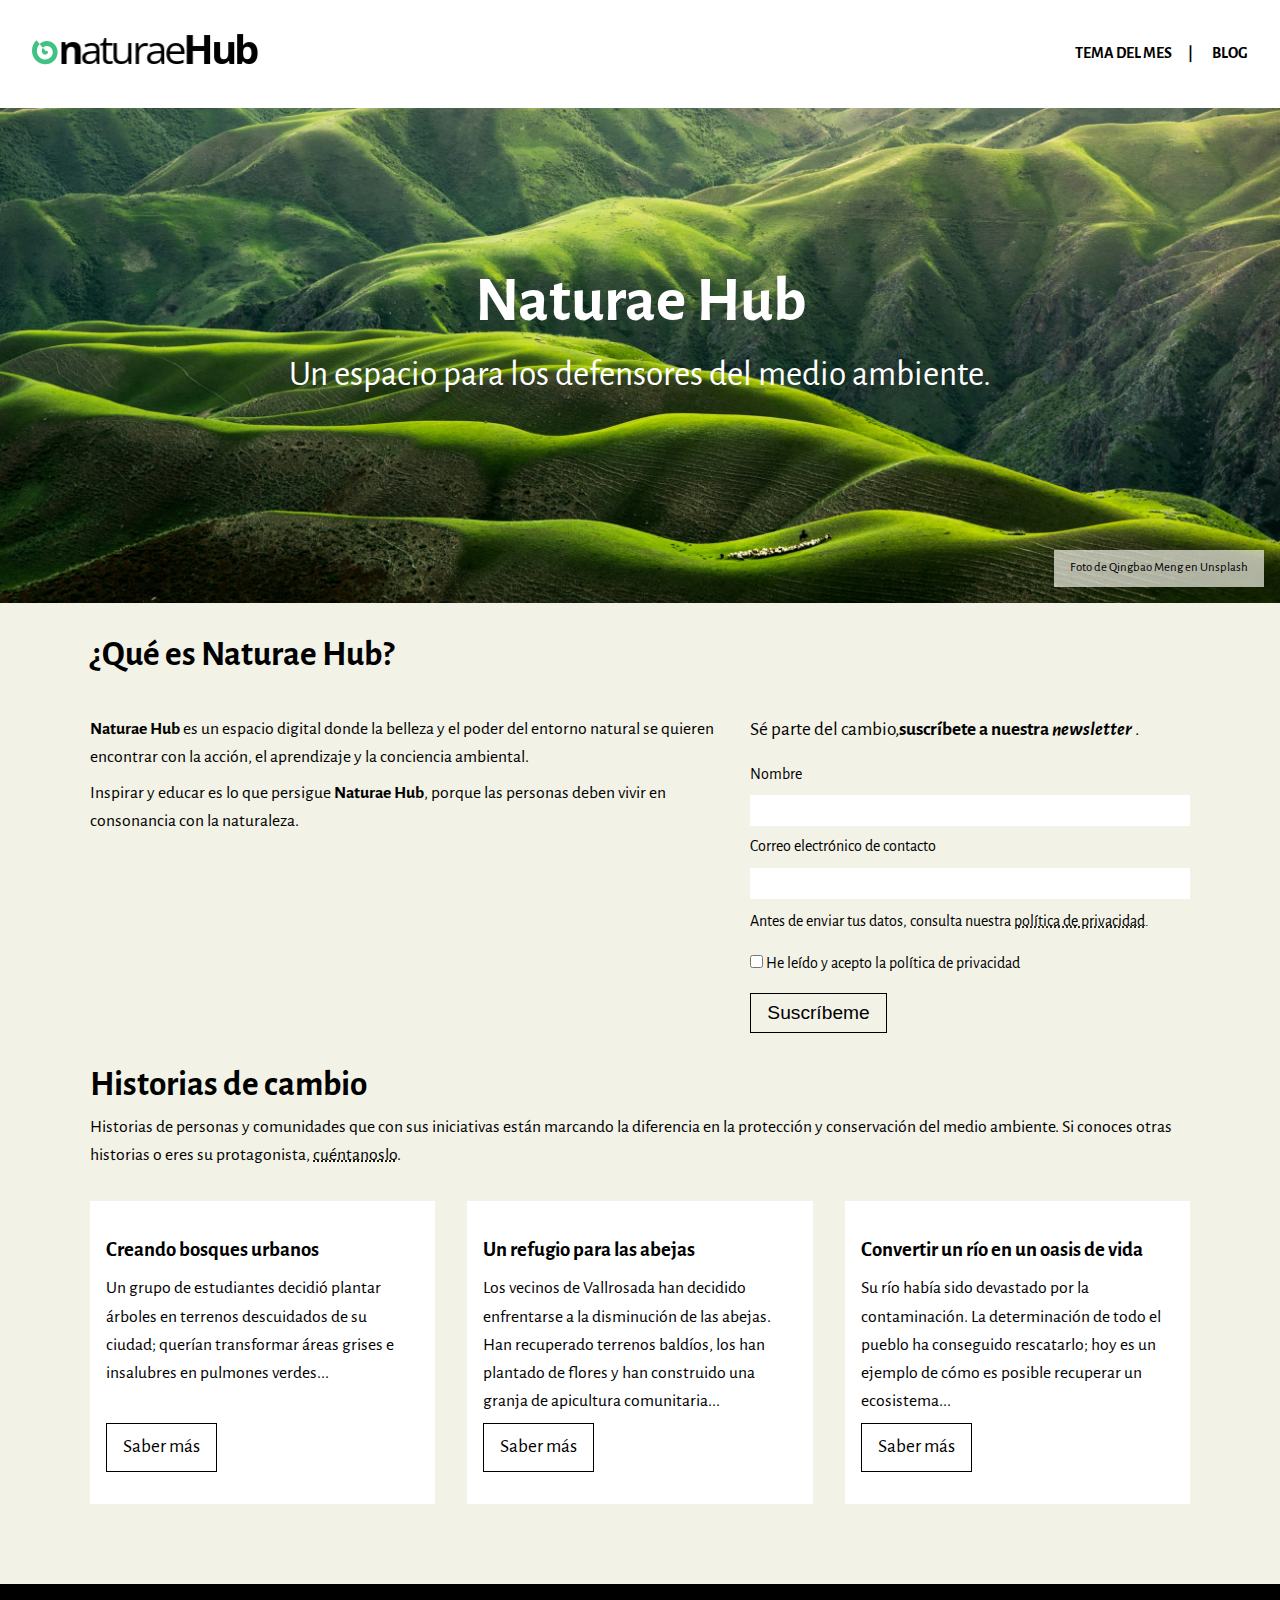
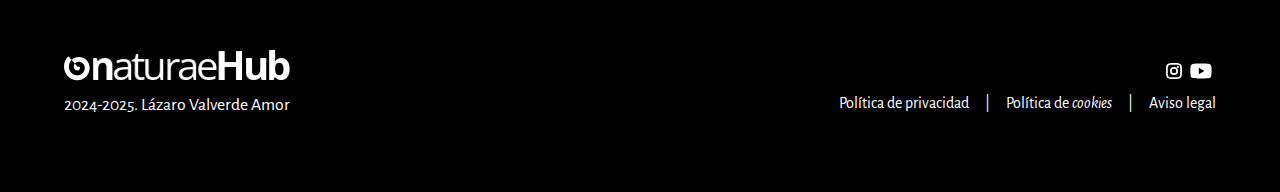
<file: index.html>
<!DOCTYPE html>
<html lang="es">

<head>
    <meta charset="UTF-8">
    <meta name="viewport" content="width=device-width, initial-scale=1.0">
    <title>Naturae Hub</title>
    <meta name="description" content="Focus, el lloc web on pots consultar tota mena d'esdeveniments interessants.">
    <link rel="preconnect" href="https://fonts.googleapis.com">
    <link rel="preconnect" href="https://fonts.gstatic.com" crossorigin>
    <link href="https://fonts.googleapis.com/css2?family=Alegreya+Sans:ital,wght@0,400;0,700;1,400;1,700&display=swap" rel="stylesheet">
    <link rel="icon" type="image/png" href="img/favicon.png">
    <link rel="stylesheet" href="css/styles.css">
</head>

<body class="home">
    <header>
        <div class="container">
            <a href="index.html" class="site-logo"><img src="img/logotip.svg" alt=""></a>
            <nav>
                <ul class="menu">
                    <li><a class="menu-item" href="tema-del-mes.html">Tema del mes</a></li>
                    <li><a class="menu-item" href="blog.html">Blog</a></li>
                </ul>
            </nav>
        </div>
    </header>
    <main>
        <div class="headlineWrapper container">
            <div class="title-lema">
                <h1>Naturae Hub</h1>
                <p class="lema">Un espacio para los defensores del medio ambiente.</p>
            </div>
            <a href="https://unsplash.com/photos/birds-eye-view-photograph-of-green-mountains-01_igFr7hd4?utm_content=creditCopyText&utm_medium=referral&utm_source=unsplash"
                class="button">Foto de Qingbao Meng en Unsplash</a>
        </div>
        <section class="container container-limited d-grid-number">
            <h2 class="title-web-span">¿Qué es Naturae Hub?</h2>
            <div class="info-web-span">
                <p><strong>Naturae Hub</strong> es un espacio digital donde la belleza y el poder del entorno natural
                    se quieren encontrar con la acción, el aprendizaje y la conciencia ambiental.</p>
                <p>Inspirar y educar es lo que persigue <strong>Naturae Hub</strong>, porque las personas deben vivir
                    en consonancia con la naturaleza.</p>
            </div>
            <div class="suscription-form-span">
                <form action="#" method="post">
                    <fieldset>
                        <legend>Sé parte del cambio,<strong>suscríbete a nuestra <em>newsletter</em> </strong>.</legend>
                        <ul>
                            <li>
                                <label for="eventName">Nombre</label>
                                <input type="text" id="eventName" name="eventName" required>
                            </li>
                            <li>
                                <label for="contactEmail">Correo electrónico de contacto</label>
                                <input type="email" id="contactEmail" name="contactEmail" required>
                            </li>
                        </ul>
                    </fieldset>
                    <div class="outFieldset">
                        <p><abbr>Antes de enviar tus datos, consulta nuestra <a class="dotted-link" href="#">política de privacidad</a>.</abbr></p>
                        <ul>
                            <li>
                                <input type="checkbox" name="politica" id="politica"
                                    value="Aceptaciób de la política de privacidad" required>
                                <label for="politica">He leído y acepto la política de privacidad</label>
                            </li>
                        </ul>
                        <button class="button" type="submit">Suscríbeme</button>
                    </div>
                </form>
            </div>
        </section>
        <section class="container container-limited">
            <h2>Historias de cambio</h2>
                <p>Historias de personas y comunidades que con sus iniciativas están marcando la
                    diferencia en la protección y conservación del medio ambiente. Si conoces otras
                    historias o eres su protagonista,
                    <a class="dotted-link" href="mailto:historias@naturaehub.org">cuéntanoslo</a>.
                </p>
                <div class="cards d-grid-number">
                    <div class="card card-span">
                        <h3><a href="#" target="_blank">Creando bosques urbanos</a></h3>
                        <p>
                            Un grupo de estudiantes decidió plantar árboles en terrenos descuidados de su ciudad;
                            querían
                            transformar áreas grises e insalubres en pulmones verdes...
                        </p>
                        <a href="#" class="button">Saber más</a>
                    </div>
                    <div class="card card-span ">
                        <h3><a href="#" target="_blank">Un refugio para las abejas</a></h3>
                        <p>
                            Los vecinos de Vallrosada han decidido enfrentarse a la disminución de las abejas.
                            Han recuperado terrenos baldíos, los han plantado de flores y han construido una
                            granja de apicultura comunitaria...
                        </p>
                        <a href="#" class="button">Saber más</a>
                    </div>
                    <div class="card card-span ">
                        <h3><a href="#" target="_blank">Convertir un río en un oasis de vida</a></h3>
                        <p>
                            Su río había sido devastado por la contaminación. La determinación de todo el
                            pueblo ha conseguido rescatarlo; hoy es un ejemplo de cómo es posible recuperar
                            un ecosistema...
                        </p>
                        <a href="#" class="button">Saber más</a>
                    </div>
                </div>
        </section>
    </main>
    <footer>
        <div class="container">
            <div class="footer-part1">
                <img src="img/logotip-n.svg" alt="Naturaehub">
                <p>2024-2025. Lázaro Valverde Amor</p>          
              </div>
            <div class="footer-part2">
                <ul class="footer-lists footer-rrss">
                    <li><a href="#"> <img src="img/instagram.svg" alt="Instagram"></a></li>
                    <li><a href="#"> <img src="img/youtube.svg" alt="Youtube"></a></li>

                </ul>
                <ul class="footer-lists footer-privacy">
                    <li><a href="">Política de privacidad</a></li>
                    <li><a href="">Política de <i lang="en">cookies</i></a></li>
                    <li><a href="">Aviso legal</a></li>
                </ul>
            </div>
        </div>
    </footer>
</body>

</html>
</file>
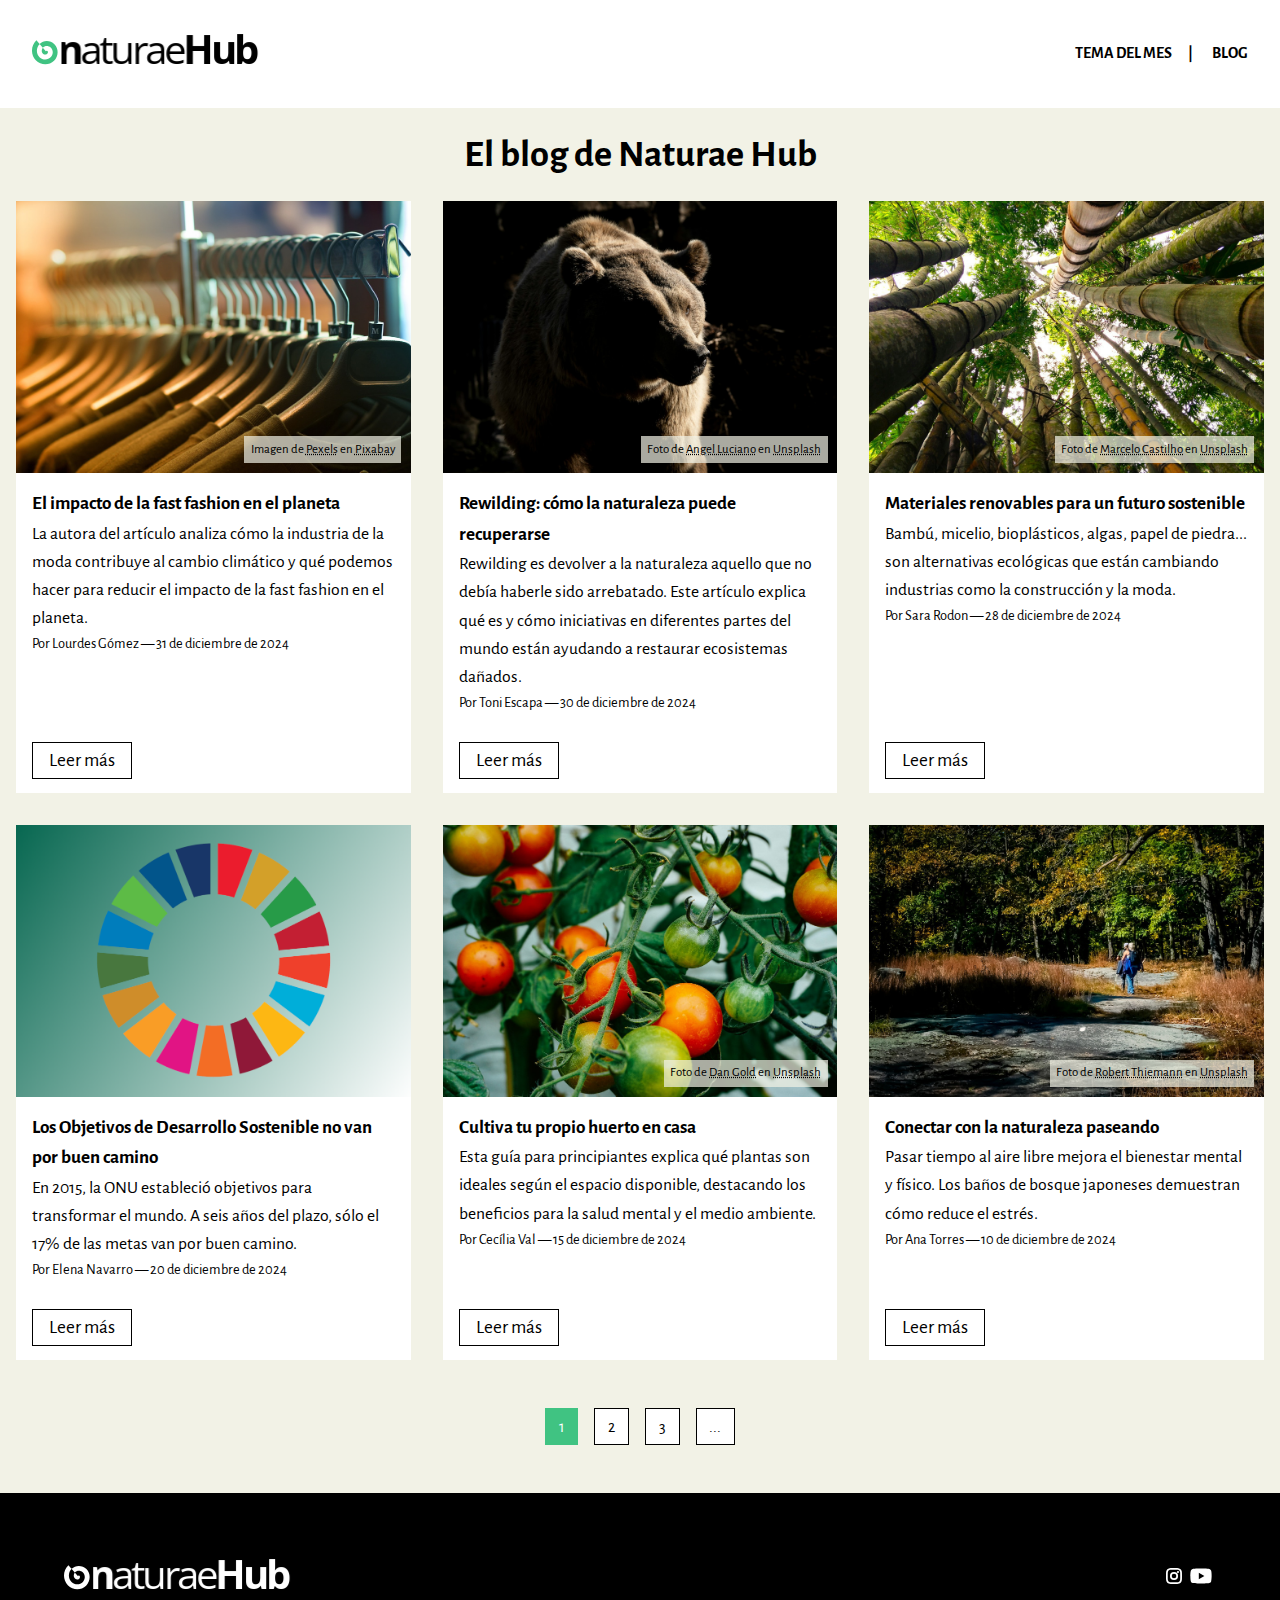
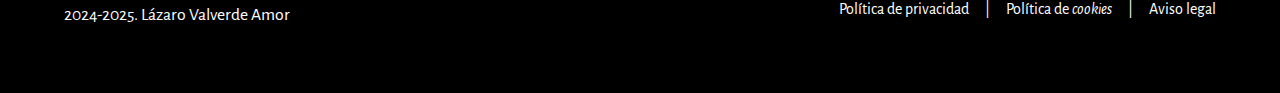
<file: blog.html>
<!DOCTYPE html>
<html lang="es">

<head>
    <meta charset="UTF-8">
    <meta name="viewport" content="width=device-width, initial-scale=1.0">
    <title>Naturae Hub</title>
    <meta name="description" content="Focus, el lloc web on pots consultar tota mena d'esdeveniments interessants.">
    <link rel="preconnect" href="https://fonts.googleapis.com">
    <link rel="preconnect" href="https://fonts.gstatic.com" crossorigin>
    <link href="https://fonts.googleapis.com/css2?family=Alegreya+Sans:ital,wght@0,400;0,700;1,400;1,700&display=swap" rel="stylesheet">
    <link rel="icon" type="image/png" href="img/favicon.png">
    <link rel="stylesheet" href="css/styles.css">
</head>

<body class="blog">
    <header>
        <div class="container">
            <a href="index.html" class="site-logo"><img src="img/logotip.svg" alt=""></a>
            <nav>
                <ul class="menu">
                    <li><a class="menu-item" href="tema-del-mes.html">Tema del mes</a></li>
                    <li><a class="menu-item" href="blog.html">Blog</a></li>
                </ul>
            </nav>
        </div>
    </header>
    <main>
        <div class="headlineWrapper container-limited">
            <div class="title-lema">
                <h1 class="title">El blog de Naturae Hub</h1>
            </div>
        </div>
        <div class="container">
            <div class="cards">
                <article class="card card-span">
                    <figure class="card-img">
                        <picture>
                            <img src="img/blog-fast-fashion.jpg" alt="Guacamayo de Spix">
                        </picture>
                        <figcaption>
                            Imagen de <a class="dotted-link"
                                href="https://commons.wikimedia.org/w/index.php?curid=46256480">Pexels</a> en <a
                                class="dotted-link"
                                href="https://commons.wikimedia.org/w/index.php?curid=46256480">Pixabay</a>
                        </figcaption>
                    </figure>
                    <div class="card-main">
                        <h2 class="card-title"><a href="post.html">El impacto de la fast fashion en el planeta</a></h2>
                        <p class="card-info">La autora del artículo analiza cómo la industria de la moda contribuye al
                            cambio
                            climático y qué podemos hacer para reducir el impacto de la fast fashion en el
                            planeta.</p>
                        <p class="card-author-date">Por Lourdes Gómez — 31 de diciembre de 2024</p>
                    </div>
                    <div class="card-footer">
                        <a href="#" class="button">Leer más</a>
                    </div>
                </article>
                <article class="card card-span">
                    <figure class="card-img">
                        <picture>
                            <img src="img/blog-oso.jpg" alt="Rewilding">
                        </picture>
                        <figcaption>
                            Foto de <a class="dotted-link"
                                href="https://unsplash.com/@roaming_angel?utm_content=creditCopyText&utm_medium=referral&utm_source=unsplash">Angel
                                Luciano</a> en <a class="dotted-link"
                                href="https://unsplash.com/photos/brown-grizzly-bear-crawling-in-the-woods-kNeWMuetKrY?utm_content=creditCopyText&utm_medium=referral&utm_source=unsplash">Unsplash</a>
                        </figcaption>
                    </figure>
                    <div class="card-main">
                        <h2 class="card-title"><a href="#">Rewilding: cómo la naturaleza puede recuperarse</a></h2>
                        <p class="card-info">Rewilding es devolver a la naturaleza aquello que no debía haberle sido
                            arrebatado. Este artículo explica qué es y cómo iniciativas en diferentes partes del mundo
                            están ayudando a restaurar ecosistemas dañados.</p>
                        <p class="card-author-date">Por Toni Escapa — 30 de diciembre de 2024</p>
                    </div>
                    <div class="card-footer">
                        <a href="#" class="button">Leer más</a>
                    </div>
                </article>

                <article class="card card-span">
                    <figure class="card-img">
                        <picture>
                            <img src="img/blog-bambu.jpg" alt="Materiales renovables">
                        </picture>
                        <figcaption>
                            Foto de <a class="dotted-link"
                                href="https://unsplash.com/@marcelac61?utm_content=creditCopyText&utm_medium=referral&utm_source=unsplash">Marcelo
                                Castilho</a> en <a class="dotted-link"
                                href="https://unsplash.com/photos/a-group-of-tall-bamboo-trees-in-a-forest-58V7w40BE6g?utm_content=creditCopyText&utm_medium=referral&utm_source=unsplash">Unsplash</a>
                        </figcaption>
                    </figure>
                    <div class="card-main">
                        <h2 class="card-title"><a href="#">Materiales renovables para un futuro sostenible</a></h2>
                        <p class="card-info">Bambú, micelio, bioplásticos, algas, papel de piedra... son alternativas
                            ecológicas que están cambiando industrias como la construcción y la moda.</p>
                        <p class="card-author-date">Por Sara Rodon — 28 de diciembre de 2024</p>
                    </div>
                    <div class="card-footer">
                        <a href="#" class="button">Leer más</a>
                    </div>
                </article>

                <article class="card card-span">
                    <figure class="card-img">
                        <picture>
                            <img src="img/blog-ods.png" alt="ODS">
                        </picture>
                    </figure>
                    <div class="card-main">
                        <h2 class="card-title"><a href="#">Los Objetivos de Desarrollo Sostenible no van por buen
                                camino</a></h2>
                        <p class="card-info">En 2015, la ONU estableció objetivos para transformar el mundo. A seis años
                            del plazo, sólo el 17% de las metas van por buen camino.</p>
                        <p class="card-author-date">Por Elena Navarro — 20 de diciembre de 2024</p>
                    </div>
                    <div class="card-footer">
                        <a href="#" class="button">Leer más</a>
                    </div>
                </article>

                <article class="card card-span">
                    <figure class="card-img">
                        <picture>
                            <img src="img/blog-huerto.jpg" alt="Cultiva tu huerto">
                        </picture>
                        <figcaption>
                            Foto de <a class="dotted-link"
                                href="https://unsplash.com/@danielcgold?utm_content=creditCopyText&utm_medium=referral&utm_source=unsplash">Dan
                                Gold</a> en <a class="dotted-link"
                                href="https://unsplash.com/photos/tomatoes-hanging-on-tomato-plant-4LiUI-Y2mI8?utm_content=creditCopyText&utm_medium=referral&utm_source=unsplash">Unsplash</a>
                        </figcaption>
                    </figure>
                    <div class="card-main">
                        <h2 class="card-title"><a href="#">Cultiva tu propio huerto en casa</a></h2>
                        <p class="card-info">Esta guía para principiantes explica qué plantas son ideales según el
                            espacio disponible, destacando los beneficios para la salud mental y el medio ambiente.</p>
                        <p class="card-author-date">Por Cecília Val — 15 de diciembre de 2024</p>
                    </div>
                    <div class="card-footer">
                        <a href="#" class="button">Leer más</a>
                    </div>
                </article>

                <article class="card card-span">
                    <figure class="card-img">
                        <picture>
                            <img src="img/blog-caminar.jpg" alt="Conectar con la naturaleza">
                        </picture>
                        <figcaption>
                            Foto de <a class="dotted-link"
                                href="https://unsplash.com/@rthiemann?utm_content=creditCopyText&utm_medium=referral&utm_source=unsplash">Robert
                                Thiemann</a> en <a class="dotted-link"
                                href="https://unsplash.com/photos/2-person-walking-on-road-between-green-trees-during-daytime-3bYUmYV397E?utm_content=creditCopyText&utm_medium=referral&utm_source=unsplash">Unsplash</a>
                        </figcaption>
                    </figure>
                    <div class="card-main">
                        <h2 class="card-title"><a href="#">Conectar con la naturaleza paseando</a></h2>
                        <p class="card-info">Pasar tiempo al aire libre mejora el bienestar mental y físico. Los baños
                            de bosque japoneses demuestran cómo reduce el estrés.</p>
                        <p class="card-author-date">Por Ana Torres — 10 de diciembre de 2024</p>
                    </div>
                    <div class="card-footer">
                        <a href="#" class="button">Leer más</a>
                    </div>
                </article>
            </div>
        </div>
        <div class="container-limited">
            <ul class="pagination">
                <li class="active">1</li>
                <li>2</li>
                <li>3</li>
                <li>...</li>
            </ul>
        </div>
    </main>
    <footer>
        <div class="container">
            <div class="footer-part1">
                <img src="img/logotip-n.svg" alt="Naturaehub">
                <p>2024-2025. Lázaro Valverde Amor</p>           
             </div>
            <div class="footer-part2">
                <ul class="footer-lists footer-rrss">
                    <li><a href="#"> <img src="img/instagram.svg" alt="Instagram"></a></li>
                    <li><a href="#"> <img src="img/youtube.svg" alt="Youtube"></a></li>

                </ul>
                <ul class="footer-lists footer-privacy">
                    <li><a href="">Política de privacidad</a></li>
                    <li><a href="">Política de <i lang="en">cookies</i></a></li>
                    <li><a href="">Aviso legal</a></li>
                </ul>
            </div>
        </div>
    </footer>
</body>

</html>
</file>
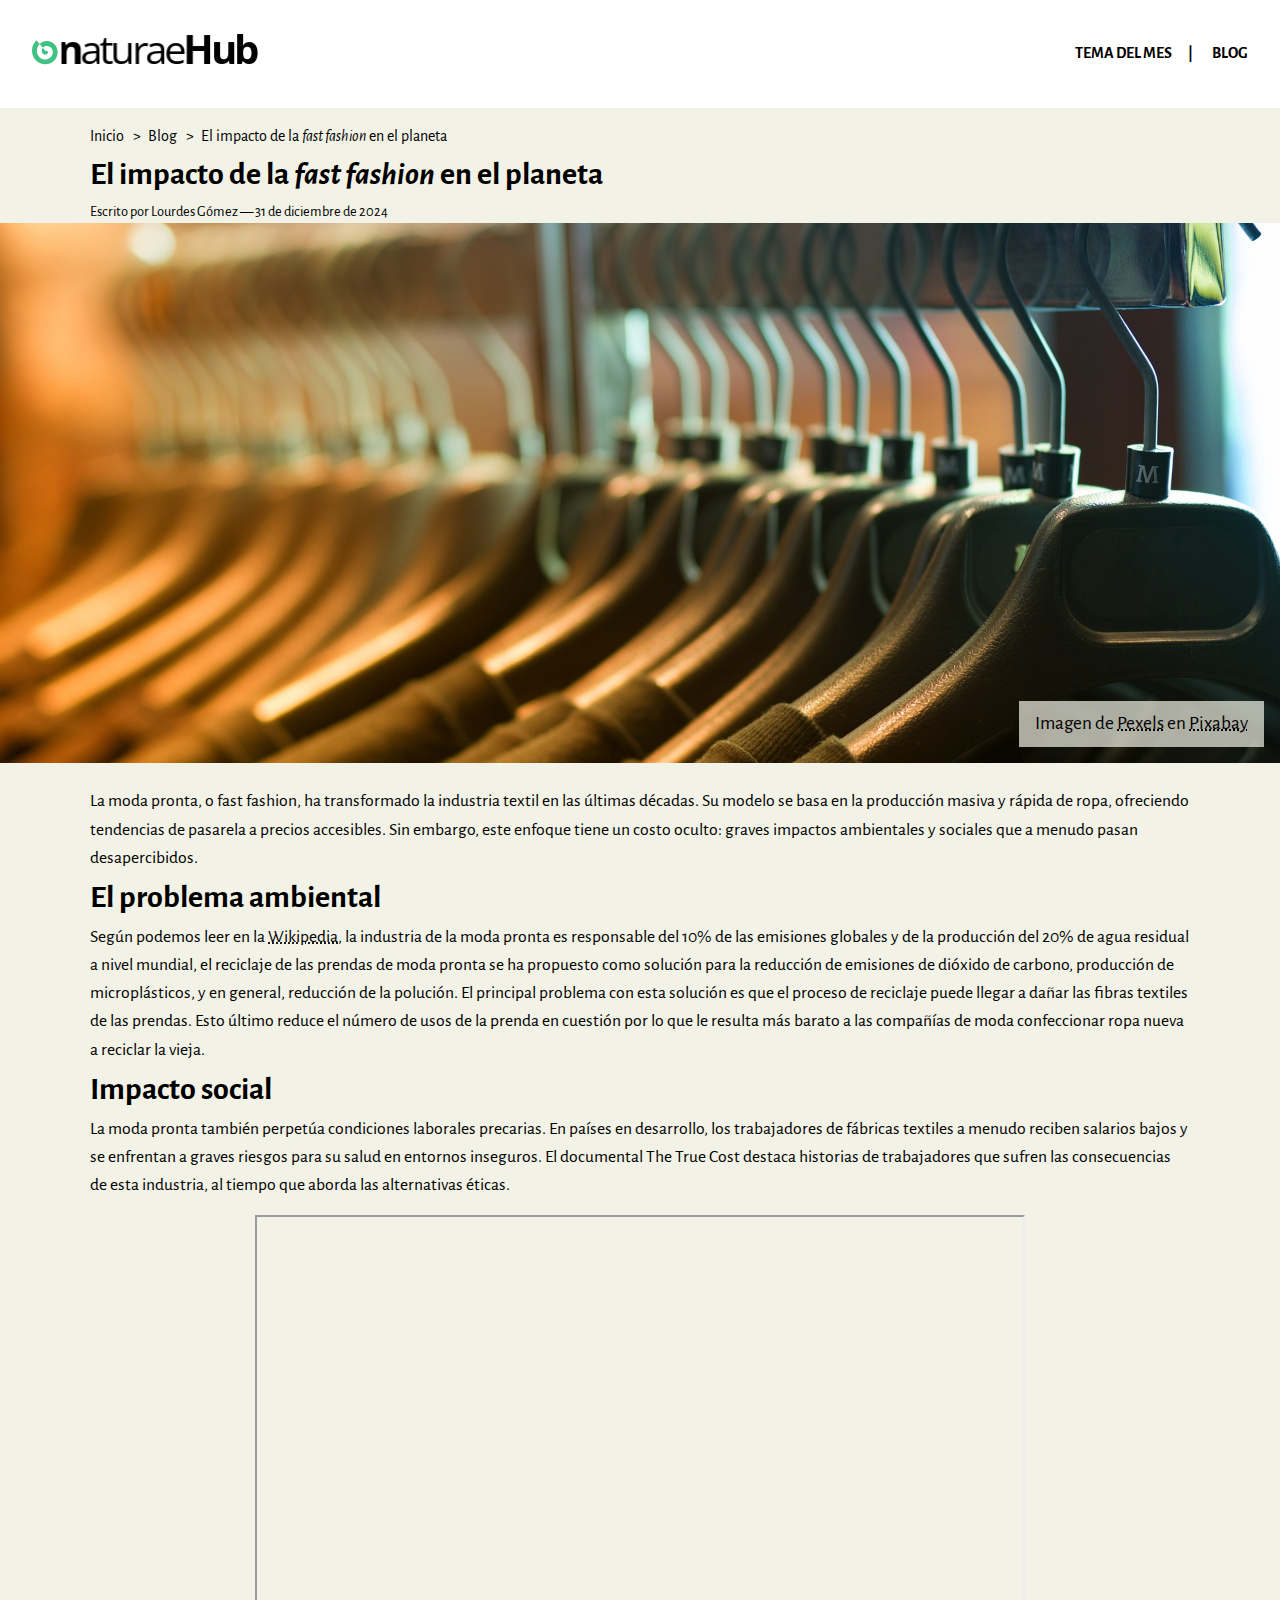
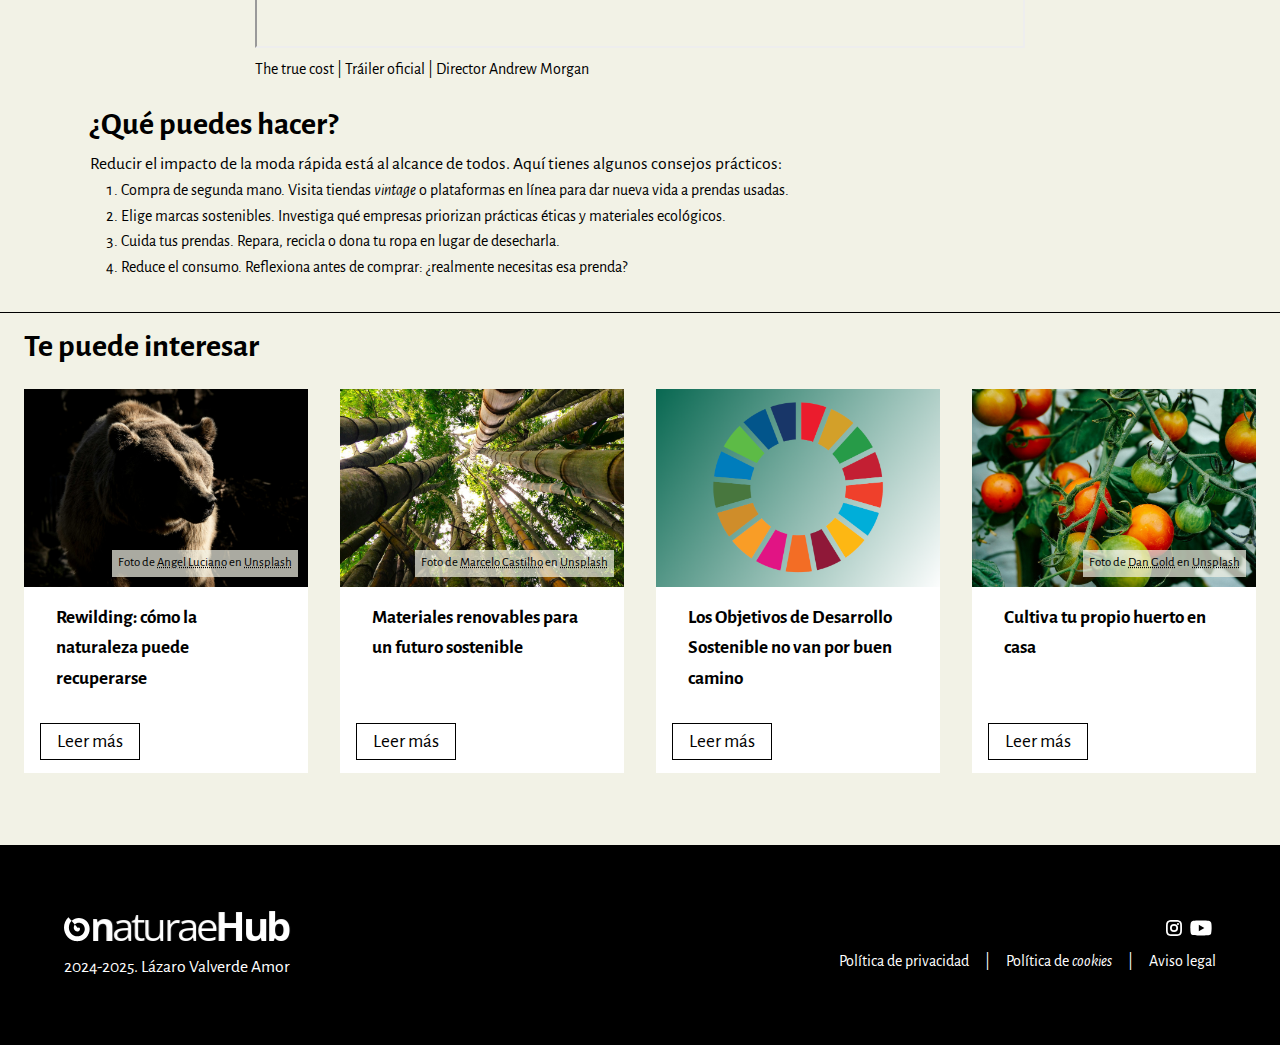
<file: post.html>
<!DOCTYPE html>
<html lang="es">

<head>
    <meta charset="UTF-8">
    <meta name="viewport" content="width=device-width, initial-scale=1.0">
    <title>Naturae Hub</title>
    <meta name="description" content="Focus, el lloc web on pots consultar tota mena d'esdeveniments interessants.">
    <link rel="preconnect" href="https://fonts.googleapis.com">
    <link rel="preconnect" href="https://fonts.gstatic.com" crossorigin>
    <link href="https://fonts.googleapis.com/css2?family=Alegreya+Sans:ital,wght@0,400;0,700;1,400;1,700&display=swap" rel="stylesheet">
    <link rel="icon" type="image/png" href="img/favicon.png">
    <link rel="stylesheet" href="css/styles.css">
</head>

<body class="post">
    <header>
        <div class="container">
            <a href="index.html" class="site-logo"><img src="img/logotip.svg" alt=""></a>
            <nav>
                <ul class="menu">
                    <li><a class="menu-item" href="tema-del-mes.html">Tema del mes</a></li>
                    <li><a class="menu-item" href="blog.html">Blog</a></li>
                </ul>
            </nav>
        </div>
    </header>
    <main>
        <div class="navigation container container-limited">
            <ul>
                <li><a href="index.html">Inicio</a></li>
                <li><a href="blog.html">Blog</a></li>
                <li>El impacto de la <em>fast fashion</em> en el planeta</li>
            </ul>
        </div>
        <section class="article-title container">
            <div class="container-limited">
                <h2>El impacto de la <em>fast fashion</em> en el planeta</h2>
                <p class="lema">Escrito por Lourdes Gómez — 31 de diciembre de 2024</p>
            </div>
            <div class="headlineWrapper container">
                <p class="button">Imagen de <a class="dotted-link"
                        href="https://pixabay.com/es/users/pexels-2286921/?utm_source=link-attribution&utm_medium=referral&utm_campaign=image&utm_content=1834650">Pexels</a>
                    en <a class="dotted-link"
                        href="https://pixabay.com/es/?utm_source=link-attribution&utm_medium=referral&utm_campaign=image&utm_content=1834650">Pixabay</a>
                </p>
            </div>
            <div class="post-intro container-limited">
                <p>La moda pronta, o fast fashion, ha transformado la industria textil en las últimas
                    décadas. Su modelo se basa en la producción masiva y rápida de ropa, ofreciendo
                    tendencias de pasarela a precios accesibles. Sin embargo, este enfoque tiene un
                    costo oculto: graves impactos ambientales y sociales que a menudo pasan
                    desapercibidos.</p>
            </div>
        </section>

        <section class="container container-limited">
            <h2>El problema ambiental</h2>
            <p>Según podemos leer en la <a class="dotted-link"
                    href="https://es.wikipedia.org/wiki/Moda_pronta">Wikipedia</a>, la industria de la moda pronta es
                responsable del 10% de las emisiones globales y de la producción del 20% de
                agua residual a nivel mundial, el reciclaje de las prendas de moda pronta se ha
                propuesto como solución para la reducción de emisiones de dióxido de carbono,
                producción de microplásticos, y en general, reducción de la polución. El principal
                problema con esta solución es que el proceso de reciclaje puede llegar a dañar las fibras textiles de
                las prendas. Esto último reduce el número de usos de la prenda
                en cuestión por lo que le resulta más barato a las compañías de moda
                confeccionar ropa nueva a reciclar la vieja.</p>

        </section>
        <section class="container container-limited">
            <h2>Impacto social</h2>
            <p>La moda pronta también perpetúa condiciones laborales precarias. En países en
                desarrollo, los trabajadores de fábricas textiles a menudo reciben salarios bajos y
                se enfrentan a graves riesgos para su salud en entornos inseguros. El documental
                The True Cost destaca historias de trabajadores que sufren las consecuencias de
                esta industria, al tiempo que aborda las alternativas éticas.</p>
            <figure class="post-video">
                <iframe src="https://www.youtube.com/embed/OaGp5_Sfbss?si=jRb0ZgTNtiB81StD" title="YouTube video player"
                    allow="accelerometer; autoplay; clipboard-write; encrypted-media; gyroscope; picture-in-picture; web-share"
                    referrerpolicy="strict-origin-when-cross-origin" allowfullscreen></iframe>
                <figcaption>The true cost | Tráiler oficial | Director Andrew Morgan</figcaption>
            </figure>
        </section>
        <section class="container container-limited">
            <h2>¿Qué puedes hacer?</h2>
            <p>Reducir el impacto de la moda rápida está al alcance de todos. Aquí tienes
                algunos consejos prácticos:</p>
            <ol>
                <li>Compra de segunda mano. Visita tiendas <em>vintage</em> o plataformas en línea
                    para dar nueva vida a prendas usadas.</li>
                <li>Elige marcas sostenibles. Investiga qué empresas priorizan prácticas éticas
                    y materiales ecológicos.</li>
                <li>Cuida tus prendas. Repara, recicla o dona tu ropa en lugar de desecharla.</li>
                <li>Reduce el consumo. Reflexiona antes de comprar: ¿realmente necesitas
                    esa prenda?</li>
            </ol>
        </section>
        <section class="container aside">
            <h2>Te puede interesar</h2>
            <div class="cards">
                <article class="card card-span">
                    <figure class="card-img">
                        <picture>
                            <img src="img/blog-oso.jpg" alt="Rewilding">
                        </picture>
                        <figcaption>
                            Foto de <a class="dotted-link"
                                href="https://unsplash.com/@roaming_angel?utm_content=creditCopyText&utm_medium=referral&utm_source=unsplash">Angel
                                Luciano</a> en <a class="dotted-link"
                                href="https://unsplash.com/photos/brown-grizzly-bear-crawling-in-the-woods-kNeWMuetKrY?utm_content=creditCopyText&utm_medium=referral&utm_source=unsplash">Unsplash</a>
                        </figcaption>
                    </figure>
                    <div class="card-main">
                        <h2 class="card-title"><a href="#">Rewilding: cómo la naturaleza puede recuperarse</a></h2>
                    </div>
                    <div class="card-footer">
                        <a href="#" class="button">Leer más</a>
                    </div>
                </article>

                <article class="card card-span">
                    <figure class="card-img">
                        <picture>
                            <img src="img/blog-bambu.jpg" alt="Materiales renovables">
                        </picture>
                        <figcaption>
                            Foto de <a class="dotted-link"
                                href="https://unsplash.com/@marcelac61?utm_content=creditCopyText&utm_medium=referral&utm_source=unsplash">Marcelo
                                Castilho</a> en <a class="dotted-link"
                                href="https://unsplash.com/photos/a-group-of-tall-bamboo-trees-in-a-forest-58V7w40BE6g?utm_content=creditCopyText&utm_medium=referral&utm_source=unsplash">Unsplash</a>
                        </figcaption>
                    </figure>
                    <div class="card-main">
                        <h2 class="card-title"><a href="#">Materiales renovables para un futuro sostenible</a></h2>
                    </div>
                    <div class="card-footer">
                        <a href="#" class="button">Leer más</a>
                    </div>
                </article>

                <article class="card card-span">
                    <figure class="card-img">
                        <picture>
                            <img src="img/blog-ods.png" alt="ODS">
                        </picture>
                    </figure>
                    <div class="card-main">
                        <h2 class="card-title"><a href="#">Los Objetivos de Desarrollo Sostenible no van por buen
                                camino</a></h2>
                    </div>
                    <div class="card-footer">
                        <a href="#" class="button">Leer más</a>
                    </div>
                </article>

                <article class="card card-span">
                    <figure class="card-img">
                        <picture>
                            <img src="img/blog-huerto.jpg" alt="Cultiva tu huerto">
                        </picture>
                        <figcaption>
                            Foto de <a class="dotted-link"
                                href="https://unsplash.com/@danielcgold?utm_content=creditCopyText&utm_medium=referral&utm_source=unsplash">Dan
                                Gold</a> en <a class="dotted-link"
                                href="https://unsplash.com/photos/tomatoes-hanging-on-tomato-plant-4LiUI-Y2mI8?utm_content=creditCopyText&utm_medium=referral&utm_source=unsplash">Unsplash</a>
                        </figcaption>
                    </figure>
                    <div class="card-main">
                        <h2 class="card-title"><a href="#">Cultiva tu propio huerto en casa</a></h2>
                    </div>
                    <div class="card-footer">
                        <a href="#" class="button">Leer más</a>
                    </div>
                </article>
            </div>
        </section>
    </main>
    <footer>
        <div class="container">
            <div class="footer-part1">
                <img src="img/logotip-n.svg" alt="Naturaehub">
                <p>2024-2025. Lázaro Valverde Amor</p>           
            </div>
            <div class="footer-part2">
                <ul class="footer-lists footer-rrss">
                    <li><a href="#"> <img src="img/instagram.svg" alt="Instagram"></a></li>
                    <li><a href="#"> <img src="img/youtube.svg" alt="Youtube"></a></li>

                </ul>
                <ul class="footer-lists footer-privacy">
                    <li><a href="">Política de privacidad</a></li>
                    <li><a href="">Política de <i lang="en">cookies</i></a></li>
                    <li><a href="">Aviso legal</a></li>
                </ul>
            </div>
        </div>
    </footer>
</body>

</html>
</file>
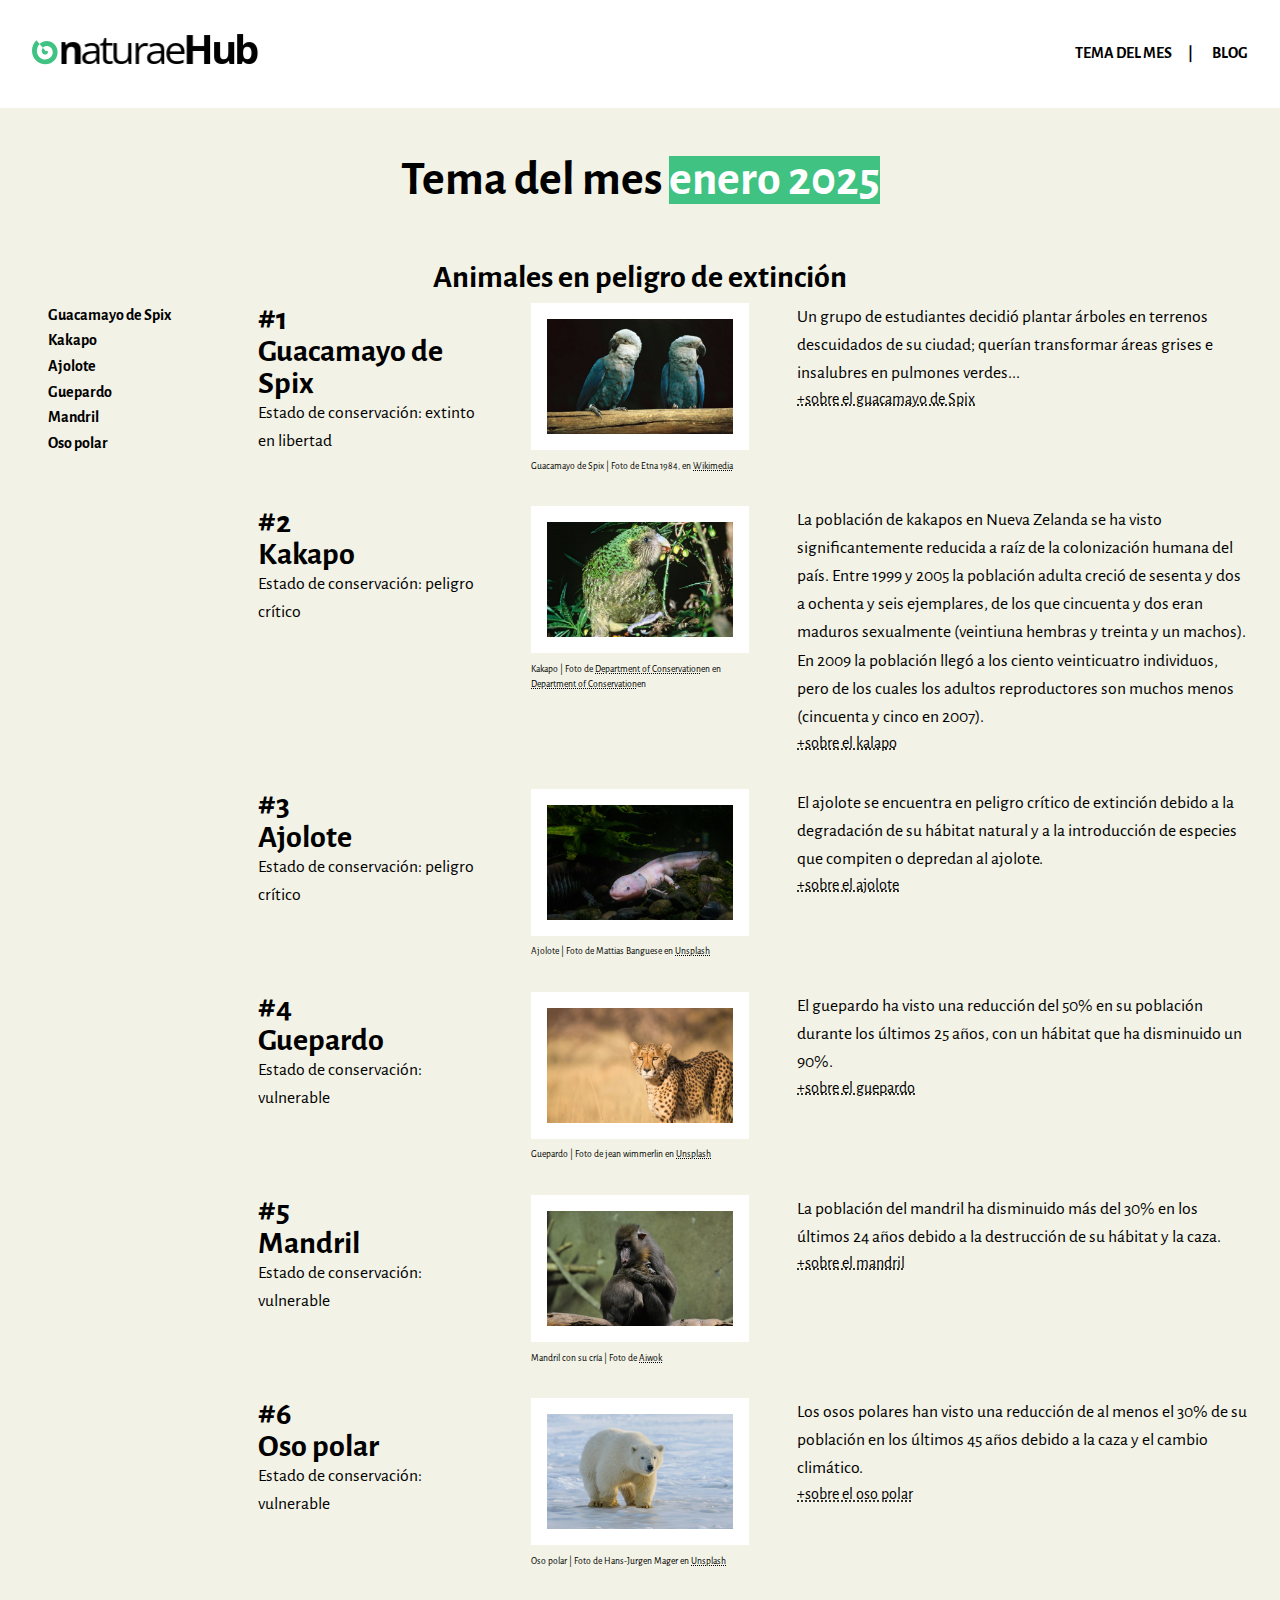
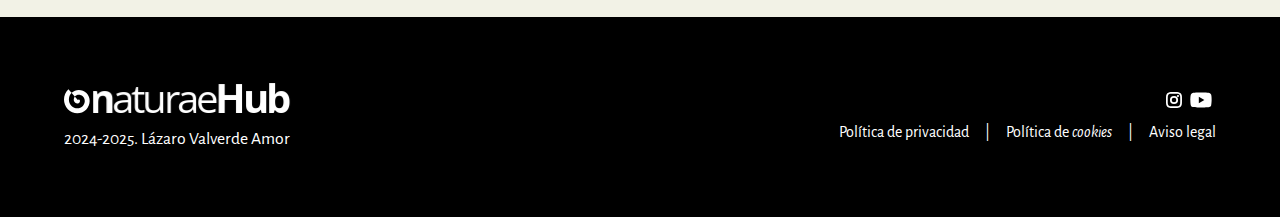
<file: tema-del-mes.html>
<!DOCTYPE html>
<html lang="es">

<head>
    <meta charset="UTF-8">
    <meta name="viewport" content="width=device-width, initial-scale=1.0">
    <title>Naturae Hub</title>
    <meta name="description" content="Focus, el lloc web on pots consultar tota mena d'esdeveniments interessants.">
    <link rel="preconnect" href="https://fonts.googleapis.com">
    <link rel="preconnect" href="https://fonts.gstatic.com" crossorigin>
    <link href="https://fonts.googleapis.com/css2?family=Alegreya+Sans:ital,wght@0,400;0,700;1,400;1,700&display=swap" rel="stylesheet">
    <link rel="icon" type="image/png" href="img/favicon.png">
    <link rel="stylesheet" href="css/styles.css">
</head>

<body class="tema-del-mes">
    <header>
        <div class="container">
            <a href="index.html" class="site-logo"><img src="img/logotip.svg" alt=""></a>
            <nav>
                <ul class="menu">
                    <li><a class="menu-item" href="tema-del-mes.html">Tema del mes</a></li>
                    <li><a class="menu-item" href="blog.html">Blog</a></li>
                </ul>
            </nav>
        </div>
    </header>
    <main>
        <div class="headlineWrapper container">
            <div class="title-lema">
                <h1 class="title">Tema del mes <span class="green-mark">enero 2025</span></h1>
                <p class="lema">Animales en peligro de extinción</p>
            </div>
        </div>
        <div class="container d-grid-number">
            <ul class="menu-tema">
                <li><a href="#">Guacamayo de Spix</a></li>
                <li><a href="#">Kakapo</a></li>
                <li><a href="#">Ajolote</a></li>
                <li><a href="#">Guepardo</a></li>
                <li><a href="#">Mandril</a></li>
                <li><a href="#">Oso polar</a></li>
            </ul>
            <div class="cards">
                <article class="card card-span">
                    <div class="card-head">
                        <h2>#1</h2>
                        <h2>Guacamayo de Spix</h2>
                        <p>Estado de conservación: extinto en libertad</p>
                    </div>
                    <figure class="card-img">
                        <picture>
                            <img src="img/tema-guacamayo-de-spix.jpg" alt="Guacamayo de Spix">
                        </picture>
                        <figcaption class="abbr">
                           Guacamayo de Spix | Foto de Etna 1984, en
                            <a class="dotted-link"
                                href="https://commons.wikimedia.org/w/index.php?curid=46256480">Wikimedia</a>

                        </figcaption>
                    </figure>
                    <div class="card-main">
                        <p>Un grupo de estudiantes decidió plantar árboles en terrenos descuidados de su ciudad;
                            querían
                            transformar áreas grises e insalubres en pulmones verdes...</p>
                        <a href="#" class="dotted-link">+sobre el guacamayo de Spix</a>

                    </div>
                </article>
                <article class="card card-span">
                    <div class="card-head">
                        <h2>#2</h2>
                        <h2>Kakapo</h2>
                        <p>Estado de conservación: peligro crítico</p>
                    </div>
                    <figure class="card-img">
                        <picture>
                            <img src="img/tema-kakapo.jpg" alt="Kalapo">
                        </picture>
                        <figcaption class="abbr">
                            Kakapo | Foto de <a class="dotted-link"
                                href="https://www.flickr.com/people/40456023@N03">Department of Conservation</a>en
                            en <a class="dotted-link"
                                href="https://commons.wikimedia.org/w/index.php?curid=46968151">Department of
                                Conservation</a>en
                        </figcaption>
                    </figure>
                    <div class="card-main">
                        <p>La población de kakapos en Nueva Zelanda se ha visto significantemente reducida
                            a raíz de la colonización humana del país. Entre 1999 y 2005 la población adulta
                            creció de sesenta y dos a ochenta y seis ejemplares, de los que cincuenta y dos
                            eran maduros sexualmente (veintiuna hembras y treinta y un machos). En 2009 la
                            población llegó a los ciento veinticuatro individuos, pero de los cuales los adultos
                            reproductores son muchos menos (cincuenta y cinco en 2007).</p>
                        <a href="#" class="dotted-link">+sobre el kalapo</a>

                    </div>
                </article>
                <article class="card card-span">
                    <div class="card-head">
                        <h2>#3</h2>
                        <h2>Ajolote</h2>
                        <p>Estado de conservación: peligro crítico</p>
                    </div>
                    <figure class="card-img">
                        <picture>
                            <img src="img/tema-ajolote.jpg" alt="Ajolote">
                        </picture>
                        <figcaption class="abbr">
                            Ajolote | Foto de Mattias Banguese en
                            <a class="dotted-link"
                                href="https://unsplash.com/es/@matt80?utm_content=creditCopyText&utm_medium=referral&utm_source=unsplash">Unsplash</a>
                        </figcaption>
                    </figure>
                    <div class="card-main">
                        <p>
                            El ajolote se encuentra en peligro crítico de extinción debido a la degradación de su
                            hábitat natural y a la introducción de especies que compiten o depredan al ajolote.
                        </p>
                        <a href="#" class="dotted-link">+sobre el ajolote</a>
                    </div>
                </article>

                <article class="card card-span">
                    <div class="card-head">
                        <h2>#4</h2>
                        <h2>Guepardo</h2>
                        <p>Estado de conservación: vulnerable</p>
                    </div>
                    <figure class="card-img">
                        <picture>
                            <img src="img/tema-guepardo.jpg" alt="Guepardo">
                        </picture>
                        <figcaption class="abbr">
                            Guepardo | Foto de jean wimmerlin en
                            <a class="dotted-link"
                                href="https://unsplash.com/es/@jwimmerli?utm_content=creditCopyText&utm_medium=referral&utm_source=unsplash">Unsplash</a>
                        </figcaption>
                    </figure>
                    <div class="card-main">
                       <p> El guepardo ha visto una reducción del 50% en su población durante los últimos 25 años, con un
                        hábitat que ha disminuido un 90%.</p>
                        <a href="#" class="dotted-link">+sobre el guepardo</a>
                    </div>
                </article>

                <article class="card card-span">
                    <div class="card-head">
                        <h2>#5</h2>
                        <h2>Mandril</h2>
                        <p>Estado de conservación: vulnerable</p>
                    </div>
                    <figure class="card-img">
                        <picture>
                            <img src="img/tema-mandril.jpg" alt="Mandril">
                        </picture>
                        <figcaption class="abbr">
                            Mandril con su cría | Foto de
                            <a class="dotted-link" href="https://commons.wikimedia.org/wiki/User:Aiwok">Aiwok</a>
                        </figcaption>
                    </figure>
                    <div class="card-main">
                        <p>
                        La población del mandril ha disminuido más del 30% en los últimos 24 años debido a la
                        destrucción de su hábitat y la caza.</p>
                        <a href="#" class="dotted-link">+sobre el mandril</a>
                    </div>
                </article>

                <article class="card card-span">
                    <div class="card-head">
                        <h2>#6</h2>
                        <h2>Oso polar</h2>
                        <p>Estado de conservación: vulnerable</p>
                    </div>
                    <figure class="card-img">
                        <picture>
                            <img src="img/tema-oso-polar.jpg" alt="Oso polar">
                        </picture>
                        <figcaption class="abbr">
                            Oso polar | Foto de Hans-Jurgen Mager en
                            <a class="dotted-link"
                                href="https://unsplash.com/es/@hansjurgen007?utm_content=creditCopyText&utm_medium=referral&utm_source=unsplash">Unsplash</a>
                        </figcaption>
                    </figure>
                    <div class="card-main">
                        <p>
                        Los osos polares han visto una reducción de al menos el 30% de su población en los últimos 45
                        años debido a la caza y el cambio climático.</p>
                        <a href="#" class="dotted-link">+sobre el oso polar</a>
                    </div>
                </article>
            </div>
        </div>
    </main>
    <footer>
        <div class="container">
            <div class="footer-part1">
                <img src="img/logotip-n.svg" alt="Naturaehub">
                <p>2024-2025. Lázaro Valverde Amor</p>            
            </div>
            <div class="footer-part2">
                <ul class="footer-lists footer-rrss">
                    <li><a href="#"> <img src="img/instagram.svg" alt="Instagram"></a></li>
                    <li><a href="#"> <img src="img/youtube.svg" alt="Youtube"></a></li>

                </ul>
                <ul class="footer-lists footer-privacy">
                    <li><a href="">Política de privacidad</a></li>
                    <li><a href="">Política de <i lang="en">cookies</i></a></li>
                    <li><a href="">Aviso legal</a></li>
                </ul>
            </div>
        </div>
    </footer>
</body>

</html>
</file>
<file: css/styles.css>
/*Estilos para Focus */
:root {
  --color1: rgb(0, 0, 0);
  --color2: rgb(255, 255, 255);
  --color3: rgb(64, 195, 130);
  --color4: rgb(242, 242, 230);
  --color4-m: rgba(242, 242, 230, 0.7);
  font-size: 16px;
}
* {
  margin: 0;
  padding: 0;
}
*,
*::before,
*::after {
  box-sizing: border-box;
}
body {
  font-family: "Alegreya Sans", sans-serif;
  font-weight: 400;
  color: var(--color1);
  line-height: 1.6;
  background-color: var(--color2);
}
h1,
h2 {
  font-weight: 700;
}
h1 {
  font-size: 3rem;
}
h2 {
  font-size: 2.2rem;
}
h3 {
  font-size: 1.5rem;
}
p,
legend {
  font-size: 1.1rem;
}
abbr,
.abbr {
  cursor: help;
  font-size: 1rem;
}
em {
  font-style: italic;
}

/* Enlaces */
a {
  color: var(--color1);
  text-decoration: none;
}
a:hover {
  text-decoration: none;
}
a.site-menu:hover {
  text-decoration: none;
  color: var(--color3);
}

.green-mark {
  color: var(--color2);
  background-color: var(--color3);
}

header {
  background: var(--color2);
}
header a:hover {
  color: var(--color3);
}
footer {
  background-color: var(--color1);
  color: var(--color2);
  font-size: 1rem;
  padding: 4rem;
}
footer a {
  color: var(--color2);
}
footer a:hover {
  color: var(--color3);
}
footer div.container {
  height: 100%;
  display: flex;
  flex-direction: column;
  align-items: center;
}
footer .footer-part1 {
  text-align: center;
}
footer .footer-lists * {
  display: inline-block;
}
.footer-lists {
  display: flex;
  justify-content: center;
}
.footer-privacy {
  flex-direction: column;
  align-items: center;
}
footer .footer-rrss img:hover {
  opacity: 0.7;
}

main {
  padding-bottom: 3rem;
}
/*Botones*/
.button {
  margin-top: 1rem;
  background-color: transparent;
  color: var(--color1);
  border: 1px solid black;
  padding: 0.5rem 1rem;
  font-size: 1.2rem;
}
.button:hover {
  color: green;
}

.dotted-link {
  text-decoration: underline dotted;
}
.dotted-link:hover {
  text-decoration: underline solid;
}
/*HEADER*/

/*FOOTER*/
/*Contenedores*/

.container {
  width: 100%;
  margin: 0 auto;
}

.container-limited {
  max-width: 1140px;
  margin: 0 auto;
  padding: 0 20px;
}

.menu {
  text-transform: uppercase;
  font-weight: bold;
  list-style: none;
}

/*Estrucctura header*/
header .container {
  display: flex;
  flex-direction: column;
  align-items: center;
  padding: 2rem;
  gap: 1rem;
}
.menu {
  display: flex;
  flex-direction: column;
  justify-content: flex-start;
  align-items: center;
  gap: 0.2rem;
}

/*index.html*/
main {
  background-color: var(--color4);
}

.home .headlineWrapper {
  width: 100%;
  background-image: url(../img/hero-image-home.jpg);
  background-size: cover;
  background-position: center;
  height: 55vh;
  color: var(--color2);
  display: flex;
  flex-direction: column;
  position: relative;
}
.home .headlineWrapper .title-lema {
  align-items: center;
  align-content: center;
  text-align: center;
  height: 100%;
  font-size: 1.5rem;
}
.home .headlineWrapper .lema {
  font-size: 2.2rem;
  line-height: 2.2rem;
  padding: 2rem 1rem;
}

.home .headlineWrapper .button {
  display: inline-block;
  border: none;
  background-color: var(--color4-m);
  align-self: end;
  padding: 0.5rem 1rem;
  margin: 1rem;
  position: absolute;
  bottom: 0;
  font-size: 0.8rem;
}
.home h2 {
  padding-top: 1.5rem;
}
.home p {
  margin-bottom: 0.5rem;
}
.home legend {
  font-size: 1.2rem;
}

section fieldset {
  border: none;
}

/*index - sección suscripcion*/
.home form {
  width: 100%;
}
.home form ul {
  list-style-type: none;
  margin-top: 1rem;
}
.home form input:not([type="checkbox"]) {
  padding: 0.5rem;
  margin: 0.5rem 0;
}
.home form input:not([type="checkbox"]),
.home form label {
  width: 100%;
  border: none;
}

.home section .container form input[type="text"] {
  background-color: white;
}

/*index-cards*/
.home .cards {
  margin: 2rem auto;
}
.home .card {
  width: 100%;
  background-color: var(--color2);
  padding: 2rem 1rem;
  display: flex;
  flex-direction: column;
  justify-content: flex-start;
}
.home .card .button {
  margin-top: auto;
  align-self: flex-start;
  padding: 0.5rem 1rem;
}
.home .card h2 {
  font-size: 1.6rem;
  font-weight: bold;
}
.home .card p {
  font-size: 1.21rem;
}

.home .card-span {
  grid-column: span 12;
}
.home .info-web-span {
  grid-column: span 12;
}
.home .suscription-form-span {
  grid-column: span 12;
}

/*tema del mes*/

.tema-del-mes .menu-tema li {
  font-weight: bold;
}
.tema-del-mes .menu-tema a:hover {
  font-weight: bold;
  color: var(--color3);
}
.tema-del-mes .menu-tema li:not(:last-child)::after {
  content: "·";
  color: var(--color3);
  margin: 0 0.2rem;
}
.tema-del-mes .card-img figcaption {
  font-size: 0.6rem;
}

.tema-del-mes .headlineWrapper .title,
.tema-del-mes .headlineWrapper .lema {
  text-align: center;
}
.tema-del-mes .headlineWrapper .title {
  font-weight: 700;
  font-size: 3rem;
  line-height: 3rem;
  padding: 3rem 4rem;
}
.tema-del-mes .headlineWrapper .lema {
  font-weight: 700;
  font-size: 2rem;
}
.tema-del-mes .card-head h2 {
  font-size: 2rem;
  line-height: 2rem;
}

/*BLOG y POST*/
/* Con los tres selectores siguientes, ajusto la imagen y el botón*/
.blog .title-lema {
  padding-top: 1rem;
}
.blog .card-img,
.post .card-img {
  position: relative;
}

.blog picture img,
.post picture img {
  width: 100%;
  height: 100%;
  object-fit: cover;
}
.blog .card figcaption,
.post .card figcaption {
  display: inline-block;
  border: none;
  background-color: var(--color4-m);
  padding: 0.2rem 0.4rem;
  position: absolute;
  bottom: 0;
  margin-bottom: 0.6rem;
  margin-right: 0.6rem;
  right: 0;
  font-size: 0.8rem;
}
.blog .card,
.post .card {
  background-color: var(--color2);
  margin: 1rem;
  min-width: 200px;
}
.blog .card-title,
.post .card-title {
  font-size: 1.2rem;
}
.blog .card-main,
.blog .card-footer,
.post .card-main,
.post .card-footer {
  padding: 1rem;
}
.blog .card-main .card-author-date,
.post .card-main .card-author-date {
  font-size: 0.9rem;
}

.post iframe {
  width: 100%;
  aspect-ratio: 16 / 9;
}

.pagination {
  margin-top: 2rem;
  display: flex;
  gap: 1rem;
  list-style: none;
  justify-content: center;
}

.blog .pagination li {
  border: 1px solid black;
  line-height: 1.4rem; /*padding+font-size*/
  padding: 0.4rem 0.8rem;
  text-align: center;
  cursor: pointer;
  background-color: var(--color2);
}
.blog .pagination .active,
.blog .pagination li:hover {
  background-color: var(--color3);
  border: 1px solid var(--color3);
  color: var(--color2);
}

/*POST */
.post .navigation {
  padding-top: 1rem;
}
.post .navigation ul {
  display: flex;
  list-style-type: none;
}
.post .navigation li:not(:last-child)::after {
  content: " > ";
  padding: 0 0.4rem;
}
.post .navigation a:hover {
  color: var(--color3);
}

.post h2 {
  font-size: 2rem;
}
.post .post-intro {
  margin-top: 1.5rem;
}
.post .article-title .lema {
  font-size: 0.9rem;
}
.post ol {
  list-style-position: inside;
  text-indent: -1rem;
  margin-left: 2rem;
}

.post .headlineWrapper {
  width: 100%;
  background-image: url(../img/post-fast-fashion.jpg);
  background-size: cover;
  background-position: center;
  height: 60vh;
  display: flex;
  flex-direction: column;
  position: relative;
}

.post .headlineWrapper .button {
  display: inline-block;
  border: none;
  background-color: var(--color4-m);
  align-self: end;
  padding: 0.5rem 1rem;
  margin: 1rem;
  position: absolute;
  bottom: 0;
}
.post .aside {
  border-top: 1px solid black;
  margin-top: 2rem;
  padding: 0.5rem;
}
.post .aside h2 {
  padding: 0 1rem; /*Caldulado a partir del padding de cada card*/
}
/*DIStribucion de conttenidos*/

.home .d-grid-number {
  display: grid;
  grid-template-columns: repeat(12, 1fr);
  gap: 2.5rem;
}
.tema-del-mes .menu-tema {
  display: flex;
  list-style: none;
  justify-content: center;
  margin: 2rem auto;
}
.tema-del-mes .d-grid-number {
  display: grid;
  grid-template-columns: repeat(1, 1fr);
  gap: 1rem;
}

.tema-del-mes .cards {
  padding: 1rem;
  width: 100vw;
}

.tema-del-mes .card {
  display: flex;
  flex-direction: column;
  margin-bottom: 2rem;
}

.tema-del-mes .card-img {
  width: 100%;
  object-fit: cover;
  object-position: center;
}
.tema-del-mes .card-img img {
  width: 100%;
  padding: 1rem;
  background-color: white;
}
.blog .headlineWrapper .title {
  text-align: center;
  font-size: 2.4rem;
}
.blog .cards {
  display: flex;
  flex-wrap: wrap;
  max-width: 1300px;
  margin: 0 auto;
}
.blog .card,
.post .card {
  flex: 1 1 220px;
  max-width: 480px;

  display: flex;
  flex-direction: column;
}

.blog .card-footer,
.post .card-footer {
  margin-top: auto;
}
.blog .cards {
  margin: 0 auto;
  display: grid;
  grid-template-columns: repeat(1, minmax(400px, 1fr));
}
.post .post .cards {
  margin: 0 auto;
  display: grid;
  grid-template-columns: repeat(1, minmax(400px, 1fr));
}

.post .post-video {
  margin: 1rem auto;
}
.post iframe {
  width: 95%;
  aspect-ratio: 16 / 9;
}

.title-web-span {
  grid-column: span 12;
}

/* MEDIA QUERIES Tablets **********************************/
@media (min-width: 481px) {
  /*index-cards*/
  .home .d-grid-number {
    grid-gap: 2rem;
  }
  .home .card-span {
    grid-column: span 4;
  }
  .home .card h3 {
    font-size: 1.1rem;
  }
  .home .card p {
    font-size: 1rem;
    margin-top: 0.5rem;
  }
  /*index-form*/

  .home .info-web-span {
    grid-column: span 12;
  }
  .home .suscription-form-span {
    grid-column: span 8;
  }

  .blog .cards {
    margin: 0 auto;
    display: grid;
    grid-template-columns: repeat(2, 1fr);
  }

  .post .cards {
    margin: 0 auto;
    display: grid;
    grid-template-columns: repeat(2, 1fr);
    justify-content: space-between;
  }
}

/* Para dispositivos grandes (>= 769px) */
@media (min-width: 769px) {
  header .container {
    display: flex;
    flex-direction: row;
    justify-content: space-between;
  }
  .menu {
    display: flex;
    flex-direction: row;
  }
  .menu li:not(:last-child)::after {
    content: "|";
    margin: 1rem;
  }

  footer div.container {
    display: flex;
    flex-direction: row;
    justify-content: space-between;
    align-items: center;
  }

  .footer-lists {
    display: flex;
    justify-content: flex-end;
    flex-direction: row;
  }
  footer .footer-part1 {
    text-align: left;
  }

  .footer-privacy li:not(:last-child)::after {
    content: "|";
    margin: 1rem;
  }
  .home .title-lema h1 {
    font-size: 4rem;
    line-height: 3rem;
  }

  .home .info-web-span {
    grid-column: span 7;
  }
  .home .suscription-form-span {
    grid-column: span 5;
  }

  .home .card h3 {
    font-size: 1.3rem;
  }
  .home .card p {
    font-size: 1.1rem;
    margin-top: 0.5rem;
  }

  .tema-del-mes .d-grid-number {
    grid-template-columns: repeat(5, 1fr);
    gap: 2rem;
  }

  .tema-del-mes .card {
    display: contents;
  }
  .tema-del-mes .cards {
    display: contents;
  }

  .tema-del-mes .menu-tema {
    margin: 0;
    grid-column: 1 / 2;
    grid-row: 1 / 7;
    flex-direction: column;
    justify-content: flex-start;
  }
  .tema-del-mes .card-head {
    grid-column: 2 / 3;
    grid-row: span 1;
  }
  .tema-del-mes .card-img {
    grid-column: 3 / 4;
    min-width: 250px;
    padding: 0 1rem;
  }

  .tema-del-mes .card-main {
    grid-column: 4 / 6;
    padding-right: 2rem;
  }

  .tema-del-mes .menu-tema li:not(:last-child)::after {
    content: "";
  }
  .tema-del-mes .menu-tema li {
    margin-left: 3rem;
  }

  .post .post-video {
    margin: 1rem auto;
  }
  .post .post-video iframe {
    width: 70%;
    aspect-ratio: 16 / 9;
    margin: 0 15%;
  }
  .post .post-video figcaption {
    margin: 0 15%;
  }
  .blog .cards {
    margin: 0 auto;
    display: grid;
    grid-template-columns: repeat(3, minmax(200px, 1fr));
    justify-content: space-between;
  }
  .post .cards {
    margin: 0 auto;
    display: grid;
    grid-template-columns: repeat(4, minmax(200px, 1fr));
    justify-content: space-between;
  }
}
</file>
